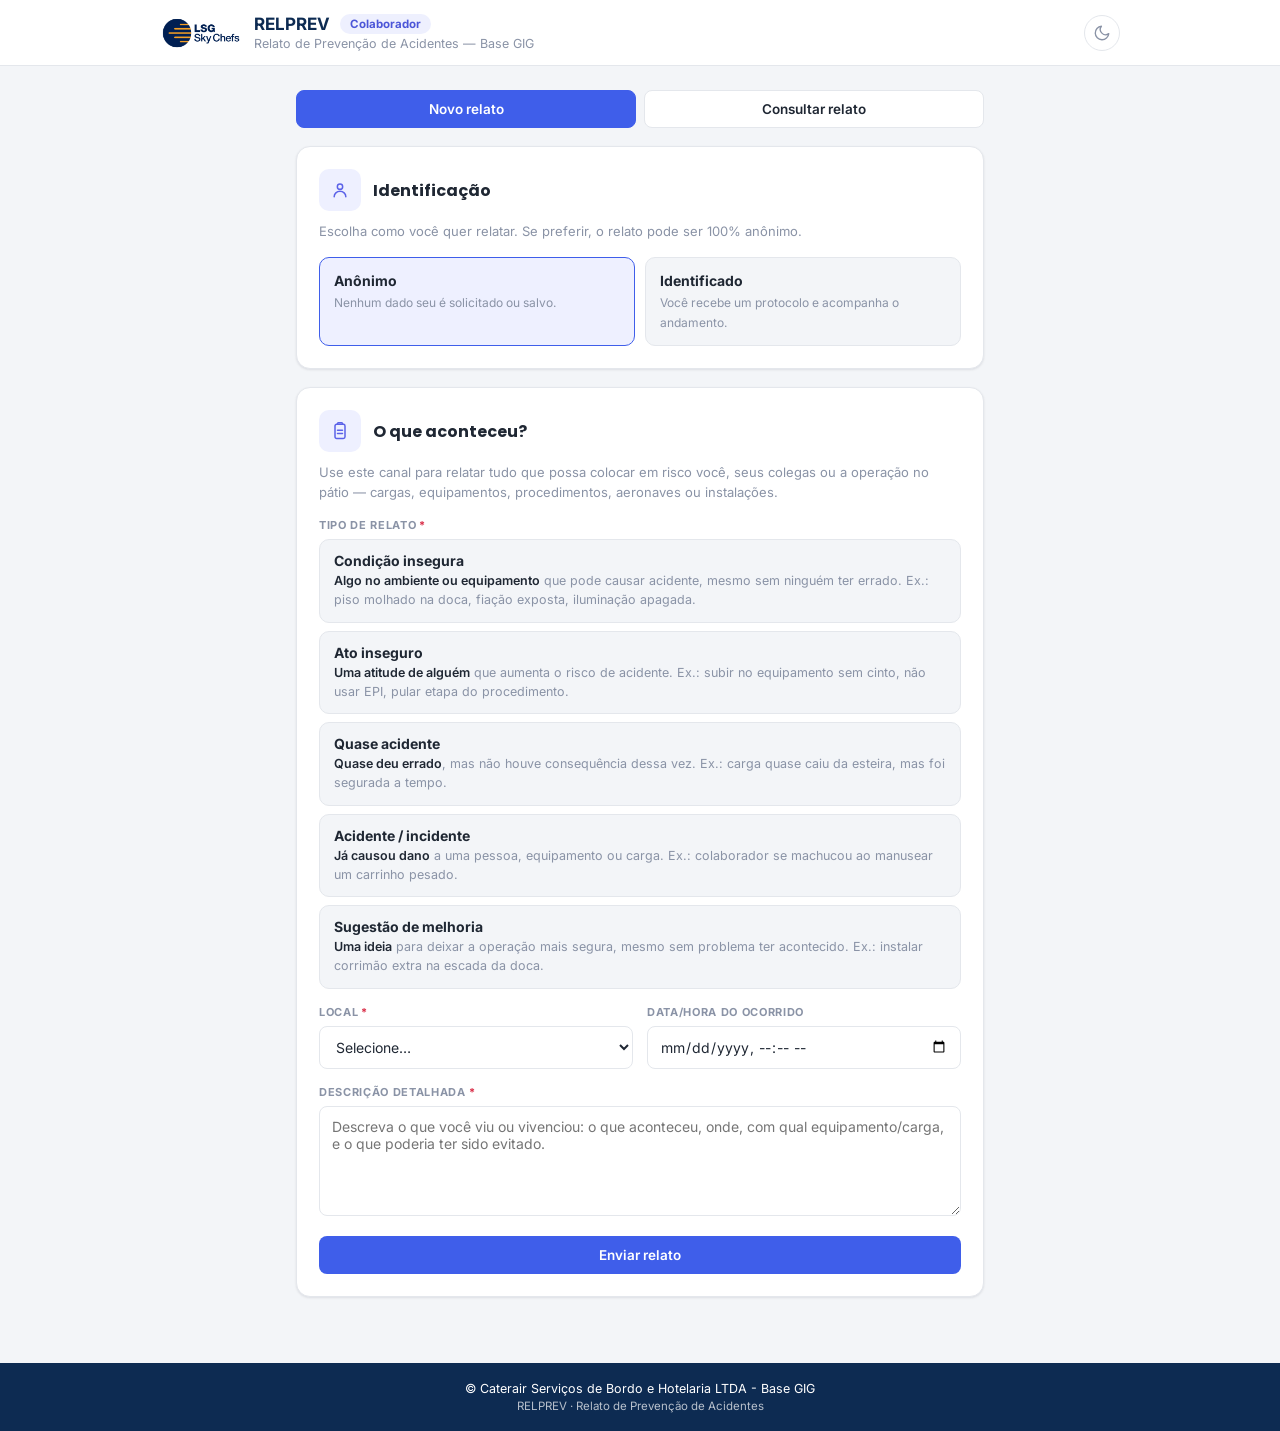
<file: index.html>
<!DOCTYPE html>
<html lang="pt-BR">
<head>
<meta charset="UTF-8">
<meta name="viewport" content="width=device-width, initial-scale=1.0">
<title>RELPREV · LSG Sky Chefs · Base GIG</title>
<link rel="icon" href="assets/icone_lsg.ico">
<link rel="stylesheet" href="styles.css">
</head>
<body>

<header class="topbar">
  <div class="topbar-inner">
    <div class="brand">
      <img src="assets/logo_lsg.png" class="logo" alt="LSG Sky Chefs">
      <div>
        <div class="title-row">
          <span class="title">RELPREV</span>
          <span class="badge">Colaborador</span>
        </div>
        <div class="subtitle">Relato de Prevenção de Acidentes — Base GIG</div>
      </div>
    </div>
    <button class="theme-toggle" id="theme-toggle" onclick="toggleTheme()" title="Alternar tema"></button>
  </div>
</header>

<main class="page-wrap">

  <nav class="tabs">
    <button class="btn btn-ghost active" data-view="form">Novo relato</button>
    <button class="btn btn-ghost" data-view="track">Consultar relato</button>
  </nav>

  <!-- ================= FORM VIEW ================= -->
  <section id="view-form">

    <div class="card">
      <div class="card-head">
        <div class="icon-box">
          <svg viewBox="0 0 24 24" fill="none" stroke="currentColor" stroke-width="1.8" stroke-linecap="round" stroke-linejoin="round"><circle cx="12" cy="8" r="3.2"></circle><path d="M5 20c0-3.6 3.1-6.5 7-6.5s7 2.9 7 6.5"></path></svg>
        </div>
        <h2>Identificação</h2>
      </div>
      <p class="card-hint">Escolha como você quer relatar. Se preferir, o relato pode ser 100% anônimo.</p>

      <div class="choice-row">
        <div class="choice selected" data-id="anon">
          <strong>Anônimo</strong>
          <span>Nenhum dado seu é solicitado ou salvo.</span>
        </div>
        <div class="choice" data-id="ident">
          <strong>Identificado</strong>
          <span>Você recebe um protocolo e acompanha o andamento.</span>
        </div>
      </div>

      <div id="idfields" class="idfields" style="display:none">
        <div class="field">
          <label class="field-label req">Nome completo</label>
          <input type="text" id="f-nome" placeholder="Seu nome">
        </div>
        <div class="grid2">
          <div class="field">
            <label class="field-label req">E-mail</label>
            <input type="email" id="f-email" placeholder="seuemail@exemplo.com">
          </div>
          <div class="field">
            <label class="field-label req">Telefone (WhatsApp)</label>
            <input type="tel" id="f-tel" placeholder="(21) 90000-0000">
          </div>
        </div>
      </div>
    </div>

    <div class="card">
      <div class="card-head">
        <div class="icon-box">
          <svg viewBox="0 0 24 24" fill="none" stroke="currentColor" stroke-width="1.8" stroke-linecap="round" stroke-linejoin="round"><rect x="6" y="4" width="12" height="17" rx="2"></rect><path d="M9 4V3a1 1 0 0 1 1-1h4a1 1 0 0 1 1 1v1"></path><path d="M9 11h6M9 15h6"></path></svg>
        </div>
        <h2>O que aconteceu?</h2>
      </div>
      <p class="card-hint">Use este canal para relatar tudo que possa colocar em risco você, seus colegas ou a operação no pátio — cargas, equipamentos, procedimentos, aeronaves ou instalações.</p>

      <label class="field-label req">Tipo de relato</label>
      <div class="type-grid" id="type-grid">
        <div class="type-card" data-value="Condição insegura">
          <strong>Condição insegura</strong>
          <div class="ex"><b>Algo no ambiente ou equipamento</b> que pode causar acidente, mesmo sem ninguém ter errado. Ex.: piso molhado na doca, fiação exposta, iluminação apagada.</div>
        </div>
        <div class="type-card" data-value="Ato inseguro">
          <strong>Ato inseguro</strong>
          <div class="ex"><b>Uma atitude de alguém</b> que aumenta o risco de acidente. Ex.: subir no equipamento sem cinto, não usar EPI, pular etapa do procedimento.</div>
        </div>
        <div class="type-card" data-value="Quase acidente">
          <strong>Quase acidente</strong>
          <div class="ex"><b>Quase deu errado</b>, mas não houve consequência dessa vez. Ex.: carga quase caiu da esteira, mas foi segurada a tempo.</div>
        </div>
        <div class="type-card" data-value="Acidente / incidente">
          <strong>Acidente / incidente</strong>
          <div class="ex"><b>Já causou dano</b> a uma pessoa, equipamento ou carga. Ex.: colaborador se machucou ao manusear um carrinho pesado.</div>
        </div>
        <div class="type-card" data-value="Sugestão de melhoria">
          <strong>Sugestão de melhoria</strong>
          <div class="ex"><b>Uma ideia</b> para deixar a operação mais segura, mesmo sem problema ter acontecido. Ex.: instalar corrimão extra na escada da doca.</div>
        </div>
      </div>

      <div class="grid2" style="margin-top:16px">
        <div class="field">
          <label class="field-label req">Local</label>
          <select id="f-local">
            <option value="">Selecione…</option>
            <option>Pátio / posição de aeronave</option>
            <option>Área de carregamento (docas dentro da base)</option>
            <option>Elevador de carga (High Loader)</option>
            <option>Trator/carreta de carga</option>
            <option>Galeria / esteira</option>
            <option>Estacionamento de veículos de rampa</option>
            <option>Outro</option>
          </select>
        </div>
        <div class="field">
          <label class="field-label">Data/hora do ocorrido</label>
          <input type="datetime-local" id="f-data">
        </div>
      </div>

      <div class="field">
        <label class="field-label req">Descrição detalhada</label>
        <textarea id="f-desc" placeholder="Descreva o que você viu ou vivenciou: o que aconteceu, onde, com qual equipamento/carga, e o que poderia ter sido evitado."></textarea>
      </div>
      <p class="error-text" id="f-error">Preencha os campos obrigatórios antes de enviar.</p>

      <button class="btn btn-primary btn-block" onclick="submitReport()">Enviar relato</button>
    </div>
  </section>

  <!-- ================= CONFIRM VIEW ================= -->
  <section id="view-confirm" style="display:none">
    <div class="card" style="text-align:center">
      <h2 id="confirm-title">Relato enviado</h2>
      <p class="card-hint" id="confirm-text" style="margin-top:8px"></p>
      <div id="confirm-protocol"></div>
      <button class="btn btn-ghost btn-block" onclick="goto('form')">Enviar outro relato</button>
    </div>
  </section>

  <!-- ================= TRACK VIEW ================= -->
  <section id="view-track" style="display:none">
    <div class="card">
      <div class="card-head">
        <div class="icon-box">
          <svg viewBox="0 0 24 24" fill="none" stroke="currentColor" stroke-width="1.8" stroke-linecap="round" stroke-linejoin="round"><circle cx="11" cy="11" r="7"></circle><path d="m21 21-4.3-4.3"></path></svg>
        </div>
        <h2>Consultar o andamento</h2>
      </div>
      <p class="card-hint">Disponível apenas para relatos identificados. Informe o protocolo recebido no envio.</p>

      <div class="inline-search">
        <div class="field">
          <label class="field-label req">Protocolo</label>
          <input type="text" id="track-input" placeholder="Ex: RELPREV-GIG-20260908-4821">
        </div>
        <button class="btn btn-primary" onclick="trackReport()">
          <svg viewBox="0 0 24 24" fill="none" stroke="currentColor" stroke-width="2" stroke-linecap="round" stroke-linejoin="round"><circle cx="11" cy="11" r="7"></circle><path d="m21 21-4.3-4.3"></path></svg>
          Buscar
        </button>
      </div>
      <p class="error-text" id="track-error">Protocolo não encontrado. Verifique e tente novamente.</p>
    </div>
    <div id="track-result"></div>
  </section>

</main>

<div class="footer">
  <div class="line1">© Caterair Serviços de Bordo e Hotelaria LTDA - Base GIG</div>
  <div class="line2">RELPREV · Relato de Prevenção de Acidentes</div>
</div>

<div id="toast" style="display:none" class="toast"></div>

<script>
const API = '/api/gas';
let currentIdType = 'anon';
let currentTipo = '';

function $(id){ return document.getElementById(id); }

/* ---------- theme ---------- */
const sunIcon = '<svg viewBox="0 0 24 24" fill="none" stroke="currentColor" stroke-width="1.8" stroke-linecap="round" stroke-linejoin="round" width="18" height="18"><circle cx="12" cy="12" r="4"></circle><path d="M12 2v2M12 20v2M4.9 4.9l1.4 1.4M17.7 17.7l1.4 1.4M2 12h2M20 12h2M4.9 19.1l1.4-1.4M17.7 6.3l1.4-1.4"></path></svg>';
const moonIcon = '<svg viewBox="0 0 24 24" fill="none" stroke="currentColor" stroke-width="1.8" stroke-linecap="round" stroke-linejoin="round" width="18" height="18"><path d="M21 12.8A9 9 0 1 1 11.2 3a7 7 0 0 0 9.8 9.8Z"></path></svg>';
function applyTheme(t){
  document.documentElement.setAttribute('data-theme', t);
  $('theme-toggle').innerHTML = t === 'dark' ? sunIcon : moonIcon;
  localStorage.setItem('relprev-theme', t);
}
function toggleTheme(){
  const current = document.documentElement.getAttribute('data-theme') === 'dark' ? 'dark' : 'light';
  applyTheme(current === 'dark' ? 'light' : 'dark');
}
applyTheme(localStorage.getItem('relprev-theme') || 'light');

/* ---------- toast ---------- */
function showToast(msg, ms=3200){
  const t = $('toast'); t.textContent = msg; t.style.display='block';
  clearTimeout(showToast._h);
  showToast._h = setTimeout(()=> t.style.display='none', ms);
}

/* ---------- api ---------- */
async function apiPost(action, payload){
  const res = await fetch(API, { method:'POST', headers:{'Content-Type':'application/json'}, body: JSON.stringify({ action, ...payload }) });
  if(!res.ok) throw new Error('Falha na requisição');
  return res.json();
}
async function apiGet(params){
  const qs = new URLSearchParams(params).toString();
  const res = await fetch(`${API}?${qs}`);
  if(!res.ok) throw new Error('Falha na requisição');
  return res.json();
}

/* ---------- navigation ---------- */
function goto(view){
  ['form','confirm','track'].forEach(v=>{ $('view-'+v).style.display = (v===view) ? 'block' : 'none'; });
  document.querySelectorAll('nav.tabs button').forEach(b=>b.classList.remove('active'));
  const btn = document.querySelector(`nav.tabs button[data-view="${view}"]`);
  if(btn) btn.classList.add('active');
}
document.querySelectorAll('nav.tabs button').forEach(b=>{
  b.addEventListener('click', ()=> goto(b.dataset.view));
});

document.querySelectorAll('.choice').forEach(c=>{
  c.addEventListener('click', ()=>{
    document.querySelectorAll('.choice').forEach(x=>x.classList.remove('selected'));
    c.classList.add('selected');
    currentIdType = c.dataset.id;
    $('idfields').style.display = (currentIdType==='ident') ? 'block' : 'none';
  });
});
document.querySelectorAll('.type-card').forEach(c=>{
  c.addEventListener('click', ()=>{
    document.querySelectorAll('.type-card').forEach(x=>x.classList.remove('selected'));
    c.classList.add('selected');
    currentTipo = c.dataset.value;
  });
});

/* ---------- submit ---------- */
async function submitReport(){
  const local = $('f-local').value, desc = $('f-desc').value.trim();
  let nome='', email='', tel='';

  if(!currentTipo || !local || !desc){ $('f-error').classList.add('show'); return; }
  const identified = currentIdType==='ident';
  if(identified){
    nome = $('f-nome').value.trim(); email = $('f-email').value.trim(); tel = $('f-tel').value.trim();
    if(!nome || !email || !tel){ $('f-error').classList.add('show'); return; }
  }
  $('f-error').classList.remove('show');

  const payload = {
    identificado: identified,
    nome: identified?nome:null, email: identified?email:null, telefone: identified?tel:null,
    tipo: currentTipo, local, dataOcorrido: $('f-data').value || null,
    descricao: desc
  };

  const submitBtn = document.querySelector('#view-form button.btn-primary');
  submitBtn.disabled = true; submitBtn.textContent = 'Enviando…';

  let result;
  try{ result = await apiPost('new_report', payload); }
  catch(e){
    showToast('Não foi possível enviar o relato. Verifique sua conexão e tente novamente.');
    submitBtn.disabled = false; submitBtn.textContent = 'Enviar relato';
    return;
  }
  submitBtn.disabled = false; submitBtn.textContent = 'Enviar relato';

  if(!result || result.ok === false){ showToast('Erro ao registrar o relato. Tente novamente em instantes.'); return; }

  showToast('Equipe de Segurança da base GIG notificada por e-mail sobre o novo relato.');

  $('confirm-title').textContent = identified ? 'Relato enviado com sucesso' : 'Relato anônimo enviado';
  if(identified && result.protocolo){
    $('confirm-text').textContent = 'Guarde seu protocolo para acompanhar o andamento. Você também será avisado por e-mail a cada atualização.';
    $('confirm-protocol').innerHTML = `
      <div class="protocol-box">
        <div class="label">Seu protocolo</div>
        <div class="num">${result.protocolo}</div>
        <button class="copybtn" onclick="navigator.clipboard.writeText('${result.protocolo}'); showToast('Protocolo copiado.')">Copiar protocolo</button>
      </div>`;
  } else {
    $('confirm-text').textContent = 'Como o relato é anônimo, não é possível emitir protocolo nem acompanhar o status. Obrigado por contribuir com a segurança da operação.';
    $('confirm-protocol').innerHTML = '';
  }

  ['f-nome','f-email','f-tel','f-data','f-desc'].forEach(id=>$(id).value='');
  $('f-local').value='';
  document.querySelectorAll('.type-card').forEach(x=>x.classList.remove('selected'));
  currentTipo = '';

  goto('confirm');
}

/* ---------- track ---------- */
function statusClass(s){ return 'status-' + s.replace(/\s+/g,'-').replace(/[çã]/g,'a').replace('é','e'); }

async function trackReport(){
  const protocolo = $('track-input').value.trim();
  $('track-error').classList.remove('show');
  $('track-result').innerHTML = '';
  if(!protocolo) return;
  try{
    const r = await apiGet({ action:'get_status', protocolo });
    if(!r || r.ok === false) throw new Error('not found');
    renderTrackResult(r);
  }catch(e){ $('track-error').classList.add('show'); }
}

function renderTrackResult(r){
  const tl = r.historico.map(h=>`
    <div class="tl-item">
      <div class="tl-dot"></div>
      <div>
        <div class="tl-when">${new Date(h.em).toLocaleString('pt-BR')}</div>
        <div class="tl-text"><span class="status-pill ${statusClass(h.status)}">${h.status}</span> ${h.nota?(' — '+h.nota):''}</div>
      </div>
    </div>`).join('');

  $('track-result').innerHTML = `
    <div class="card">
      <h2>${r.protocolo}</h2>
      <p class="card-hint" style="margin-top:6px">${r.tipo} · ${r.local}</p>
      <span class="status-pill ${statusClass(r.status)}">${r.status}</span>
      <div class="timeline">${tl}</div>
    </div>`;
}
</script>
</body>
</html>
</file>
<file: styles.css>
/* ============================================================
   RELPREV — LSG Sky Chefs · Base GIG
   styles.css compartilhado — padrão visual inspirado no DSS GIG
   ============================================================ */

@import url('https://fonts.googleapis.com/css2?family=Poppins:wght@600;700&family=Inter:wght@400;500;600;700&display=swap');

:root{
  --navy: #0d2b52;
  --navy-2: #0a2440;
  --orange: #f3a53a;

  --bg: #f3f5f8;
  --card: #ffffff;
  --border: #e4e7ec;
  --muted: #8a93a6;
  --text: #1f2733;

  --primary: #3f5eea;
  --primary-dark: #3149c4;
  --primary-tint: #eef0ff;
  --indigo: #5b62e8;

  --green: #17984f;
  --green-tint: #e9f9ef;
  --red: #d9304a;
  --red-tint: #fde9ec;

  --badge-bg: #eef0fe;
  --badge-text: #4c56d8;

  --radius-lg: 14px;
  --radius-md: 10px;
  --radius-sm: 8px;
  --shadow: 0 1px 3px rgba(16,24,40,.06), 0 1px 2px rgba(16,24,40,.04);
}

html[data-theme="dark"]{
  --bg: #0f1420;
  --card: #171d2b;
  --border: #2a3242;
  --text: #e7eaf0;
  --muted: #93a0b8;
  --primary-tint: #1c2340;
  --badge-bg: #1c2340;
  --green-tint: #0f2a1c;
  --red-tint: #331520;
}

*{ box-sizing: border-box; }
html,body{ margin:0; padding:0; background:var(--bg); color:var(--text); font-family:'Inter',sans-serif; }
body{ min-height:100vh; -webkit-font-smoothing:antialiased; transition: background .2s ease, color .2s ease; }
h1,h2,h3{ font-family:'Poppins',sans-serif; margin:0; }

/* ---------- topbar ---------- */
.topbar{ background:var(--card); border-bottom:1px solid var(--border); }
.topbar-inner{
  max-width: 1000px; margin:0 auto; padding:14px 20px;
  display:flex; align-items:center; justify-content:space-between; gap:16px;
}
.brand{ display:flex; align-items:center; gap:12px; }
.brand .logo{ height:34px; width:auto; }
.title-row{ display:flex; align-items:center; gap:10px; flex-wrap:wrap; }
.title{ font-size:17px; font-weight:700; color:var(--navy); }
html[data-theme="dark"] .title{ color:#fff; }
.subtitle{ color:var(--muted); font-size:12.5px; margin-top:2px; }

.badge{
  display:inline-block; background:var(--badge-bg); color:var(--badge-text);
  font-size:11.5px; font-weight:700; padding:3px 10px; border-radius:999px;
}

.theme-toggle{
  width:36px; height:36px; border-radius:999px; border:1px solid var(--border);
  background:var(--card); color:var(--muted); display:flex; align-items:center; justify-content:center;
  cursor:pointer; flex-shrink:0;
}
.theme-toggle:hover{ color:var(--text); }

.topbar-buttons{ display:flex; gap:8px; }

/* ---------- layout ---------- */
.page-wrap{ max-width: 720px; margin:0 auto; padding:24px 16px 40px; }
.page-wrap.wide{ max-width: 1000px; }

nav.tabs{ display:flex; gap:8px; margin-bottom:18px; }
nav.tabs button{ flex:1; }

/* ---------- card ---------- */
.card{
  background:var(--card); border:1px solid var(--border); border-radius:var(--radius-lg);
  box-shadow:var(--shadow); padding:22px; margin-bottom:18px;
}
.card-head{ display:flex; align-items:center; gap:12px; margin-bottom:18px; }
.icon-box{
  width:42px; height:42px; border-radius:var(--radius-md); background:var(--primary-tint);
  color:var(--indigo); display:flex; align-items:center; justify-content:center; flex-shrink:0;
}
.icon-box svg{ width:20px; height:20px; }
.card-head h2{ font-size:16px; color:var(--text); }
.card-hint{ color:var(--muted); font-size:13px; line-height:1.55; margin: -8px 0 16px; }

/* ---------- form elements ---------- */
label.field-label{
  display:block; font-size:11px; font-weight:700; letter-spacing:.06em; text-transform:uppercase;
  color:var(--muted); margin-bottom:7px;
}
label.field-label.req::after{ content:" *"; color:var(--red); text-transform:none; letter-spacing:normal; }

input[type=text], input[type=email], input[type=tel], input[type=password],
input[type=datetime-local], select, textarea{
  width:100%; border:1.5px solid var(--border); border-radius:var(--radius-sm);
  padding:11px 12px; font-size:14px; color:var(--text); background:var(--card); font-family:'Inter';
}
input:focus, select:focus, textarea:focus{
  outline:none; border-color:var(--primary); box-shadow:0 0 0 3px var(--primary-tint);
}
textarea{ min-height:110px; resize:vertical; }

.field{ margin-bottom:16px; }
.grid2{ display:grid; grid-template-columns:1fr 1fr; gap:14px; }
.grid3{ display:grid; grid-template-columns:1fr 1fr 1fr; gap:14px; }
@media (max-width:640px){ .grid2, .grid3{ grid-template-columns:1fr; } }

.inline-search{ display:flex; gap:10px; align-items:flex-end; }
.inline-search .field{ flex:1; margin-bottom:0; }
@media (max-width:520px){ .inline-search{ flex-direction:column; align-items:stretch; } }

/* ---------- choice cards ---------- */
.choice-row{ display:flex; gap:10px; }
.choice{
  flex:1; border:1.5px solid var(--border); border-radius:var(--radius-md); padding:14px;
  cursor:pointer; text-align:left; background:var(--bg);
}
.choice.selected{ border-color:var(--primary); background:var(--primary-tint); }
.choice strong{ display:block; font-size:14px; margin-bottom:2px; color:var(--text); }
.choice span{ font-size:12px; color:var(--muted); }
@media (max-width:480px){ .choice-row{ flex-direction:column; } }

.type-grid{ display:flex; flex-direction:column; gap:8px; }
.type-card{ border:1.5px solid var(--border); border-radius:var(--radius-md); padding:12px 14px; cursor:pointer; background:var(--bg); }
.type-card.selected{ border-color:var(--primary); background:var(--primary-tint); }
.type-card strong{ display:block; font-size:14px; margin-bottom:3px; color:var(--text); }
.type-card .ex{ font-size:12.5px; color:var(--muted); line-height:1.5; }
.type-card .ex b{ color:var(--text); font-weight:600; }

.idfields{ border-left:3px solid var(--primary); padding-left:14px; margin:14px 0 0; }

/* ---------- buttons ---------- */
.btn{
  display:inline-flex; align-items:center; justify-content:center; gap:8px;
  font-family:'Inter'; font-weight:600; font-size:13.5px; border-radius:var(--radius-sm);
  padding:10px 18px; cursor:pointer; border:1.5px solid transparent; white-space:nowrap;
}
.btn svg{ width:15px; height:15px; }
.btn-block{ width:100%; }
.btn:disabled{ opacity:.6; cursor:default; }

.btn-primary{ background:var(--primary); color:#fff; }
.btn-primary:hover{ background:var(--primary-dark); }

.btn-ghost{ background:var(--card); color:var(--text); border-color:var(--border); }
.btn-ghost:hover{ background:var(--bg); }

.btn-ghost.active{ background:var(--primary); color:#fff; border-color:var(--primary); }

.btn-outline-green{ background:var(--green-tint); color:var(--green); border-color:var(--green); }
.btn-outline-red{ background:var(--card); color:var(--red); border-color:var(--red); }
.btn-fill-red{ background:var(--red-tint); color:var(--red); border-color:var(--red); }
.btn-outline-blue{ background:var(--card); color:var(--primary); border-color:var(--primary); }

/* ---------- feedback ---------- */
.error-text{ color:var(--red); font-size:13px; margin-top:8px; display:none; }
.error-text.show{ display:block; }

.protocol-box{
  border:1.5px dashed var(--primary); border-radius:var(--radius-md); padding:18px;
  text-align:center; margin:16px 0; background:var(--primary-tint);
}
.protocol-box .label{ font-size:11px; color:var(--muted); text-transform:uppercase; letter-spacing:.08em; margin-bottom:6px; }
.protocol-box .num{ font-family:'Poppins'; font-size:21px; font-weight:700; color:var(--primary-dark); letter-spacing:.5px; }
.copybtn{ background:var(--card); border:1.5px solid var(--border); color:var(--text); border-radius:7px; padding:6px 12px; font-size:12px; cursor:pointer; margin-top:10px; }

.status-pill{ display:inline-block; font-size:12px; font-weight:700; padding:4px 10px; border-radius:999px; }
.status-Recebido{ background:var(--bg); color:var(--muted); }
.status-Em-analise{ background:#fff4d6; color:#916b00; }
.status-Em-tratativa{ background:#fde3d1; color:#b5560f; }
.status-Concluido{ background:var(--green-tint); color:var(--green); }

.timeline{ margin-top:16px; border-top:1px solid var(--border); padding-top:14px; }
.tl-item{ display:flex; gap:10px; margin-bottom:12px; }
.tl-dot{ width:8px; height:8px; border-radius:50%; background:var(--primary); margin-top:5px; flex-shrink:0; }
.tl-when{ font-size:11px; color:var(--muted); }
.tl-text{ font-size:13px; margin-top:2px; }

.toast{
  position:fixed; bottom:20px; left:50%; transform:translateX(-50%);
  background:var(--navy); color:#fff; padding:12px 18px; border-radius:var(--radius-sm);
  font-size:13px; max-width:90%; text-align:center; box-shadow:0 6px 24px rgba(0,0,0,.25); z-index:50;
}

/* ---------- table ---------- */
table.data-table{ width:100%; border-collapse:collapse; font-size:13px; }
.data-table th{
  text-align:left; padding:10px 8px; color:var(--muted); font-size:10.5px;
  text-transform:uppercase; letter-spacing:.06em; border-bottom:1px solid var(--border);
}
.data-table td{ padding:10px 8px; border-bottom:1px solid var(--border); vertical-align:top; }

.empty-state{ color:var(--muted); font-size:13px; text-align:center; padding:20px 0; }

/* ---------- footer ---------- */
.footer{ background:var(--navy); color:#fff; text-align:center; padding:18px 16px; margin-top:8px; }
.footer .line1{ font-size:12.5px; }
.footer .line2{ opacity:.7; font-size:11.5px; margin-top:3px; }

/* ---------- login card ---------- */
.login-wrap{ max-width:360px; margin:56px auto 0; }
</file>
